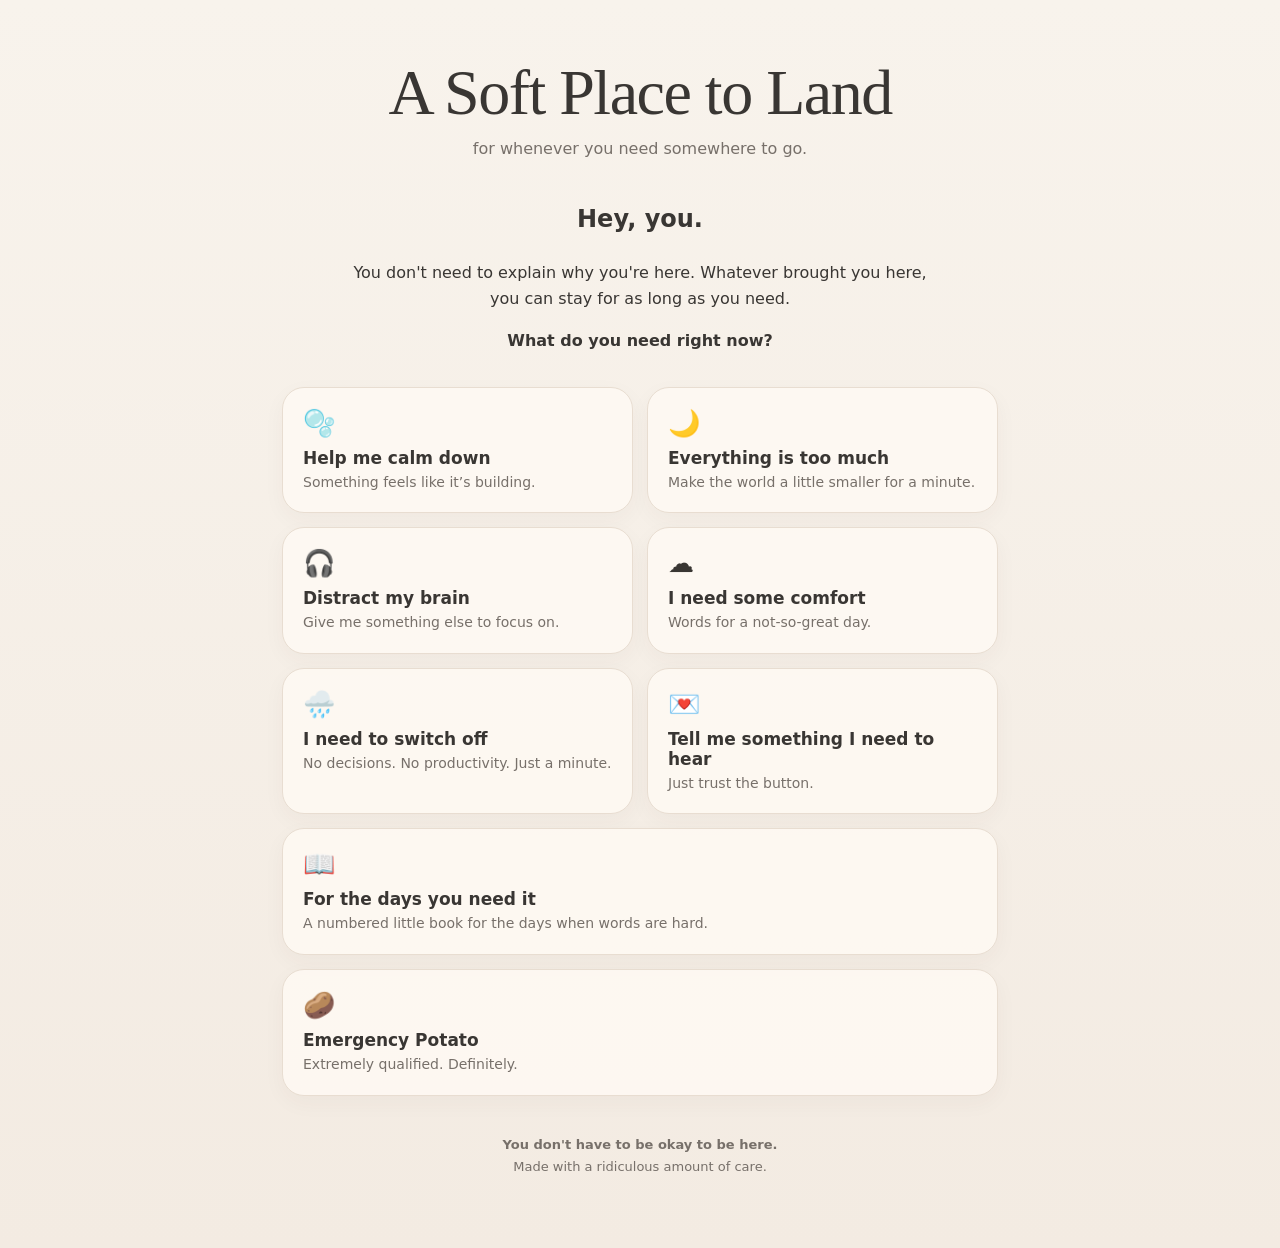
<file: index.html>
<!doctype html><html lang="en"><head><meta charset="utf-8"><meta name="viewport" content="width=device-width,initial-scale=1"><title>A Soft Place to Land</title><link rel="stylesheet" href="css/style.css"></head><body><main class="wrap"><header><h1>A Soft Place to Land</h1><div class="tag">for whenever you need somewhere to go.</div></header><div class="intro"><h2>Hey, you.</h2><p>You don't need to explain why you're here. Whatever brought you here, you can stay for as long as you need.</p><strong>What do you need right now?</strong></div><div class="grid"><a class="card " href="calm.html"><div class="icon">🫧</div><h3>Help me calm down</h3><p>Something feels like it’s building.</p></a><a class="card " href="overwhelmed.html"><div class="icon">🌙</div><h3>Everything is too much</h3><p>Make the world a little smaller for a minute.</p></a><a class="card " href="distract.html"><div class="icon">🎧</div><h3>Distract my brain</h3><p>Give me something else to focus on.</p></a><a class="card " href="comfort.html"><div class="icon">☁️</div><h3>I need some comfort</h3><p>Words for a not-so-great day.</p></a><a class="card " href="switchoff.html"><div class="icon">🌧️</div><h3>I need to switch off</h3><p>No decisions. No productivity. Just a minute.</p></a><a class="card " href="reminder.html"><div class="icon">💌</div><h3>Tell me something I need to hear</h3><p>Just trust the button.</p></a><a class="card full" href="read-me.html"><div class="icon">📖</div><h3>For the days you need it</h3><p>A numbered little book for the days when words are hard.</p></a><a class="card full" href="potato.html"><div class="icon">🥔</div><h3>Emergency Potato</h3><p>Extremely qualified. Definitely.</p></a></div><div class="footer"><b>You don't have to be okay to be here.</b><br>Made with a ridiculous amount of care.</div></main></body></html>
</file>
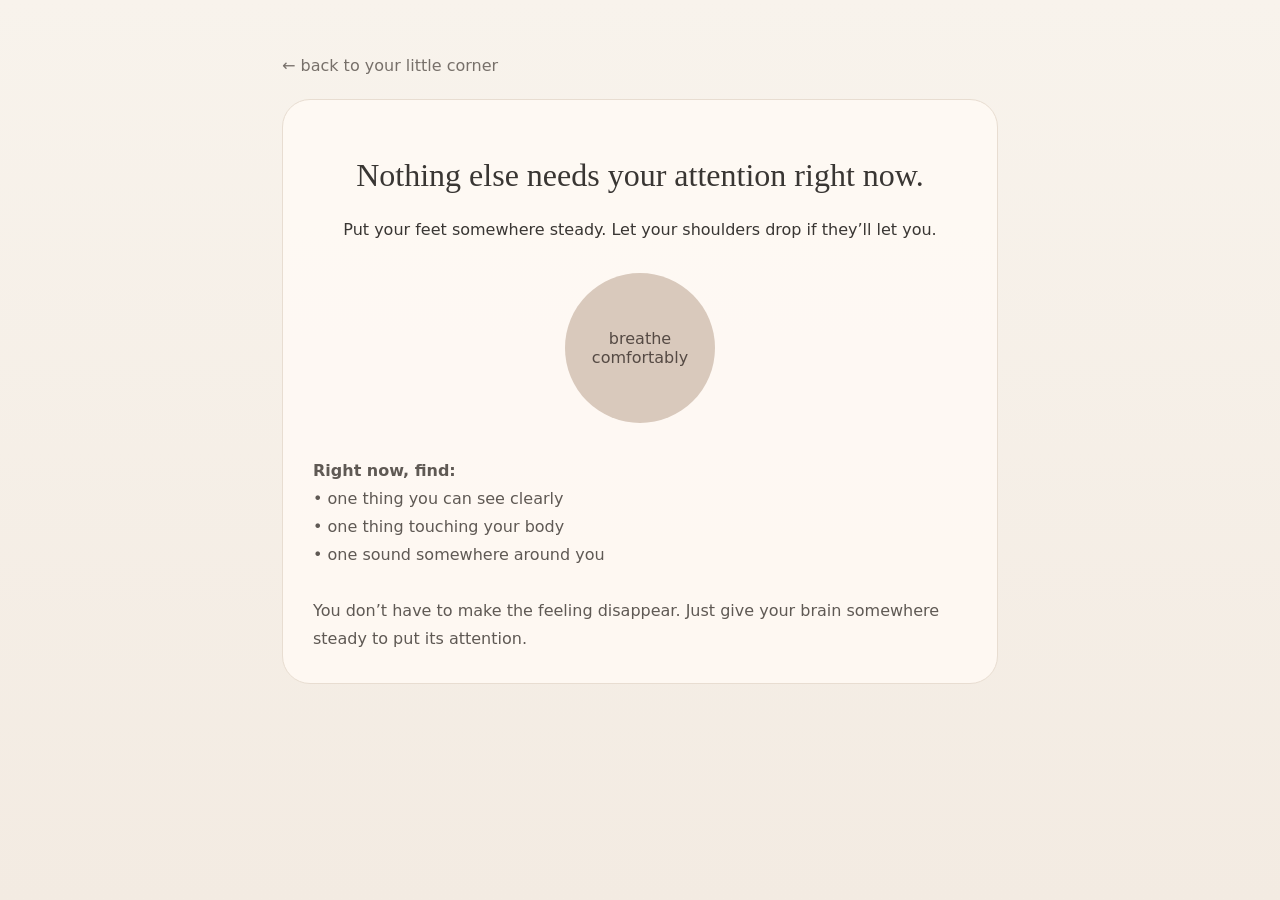
<file: calm.html>
<!doctype html><html lang="en"><head><meta charset="utf-8"><meta name="viewport" content="width=device-width,initial-scale=1"><title>Calm · A Soft Place to Land</title><link rel="stylesheet" href="css/style.css"></head><body><main class="wrap"><a class="back" href="index.html">← back to your little corner</a><div class="panel"><h2>Nothing else needs your attention right now.</h2><p>Put your feet somewhere steady. Let your shoulders drop if they’ll let you.</p><div class="breather">breathe comfortably</div><div class="steps"><b>Right now, find:</b><br>• one thing you can see clearly<br>• one thing touching your body<br>• one sound somewhere around you<br><br>You don’t have to make the feeling disappear. Just give your brain somewhere steady to put its attention.</div></div></main><script src="js/main.js"></script></body></html>
</file>
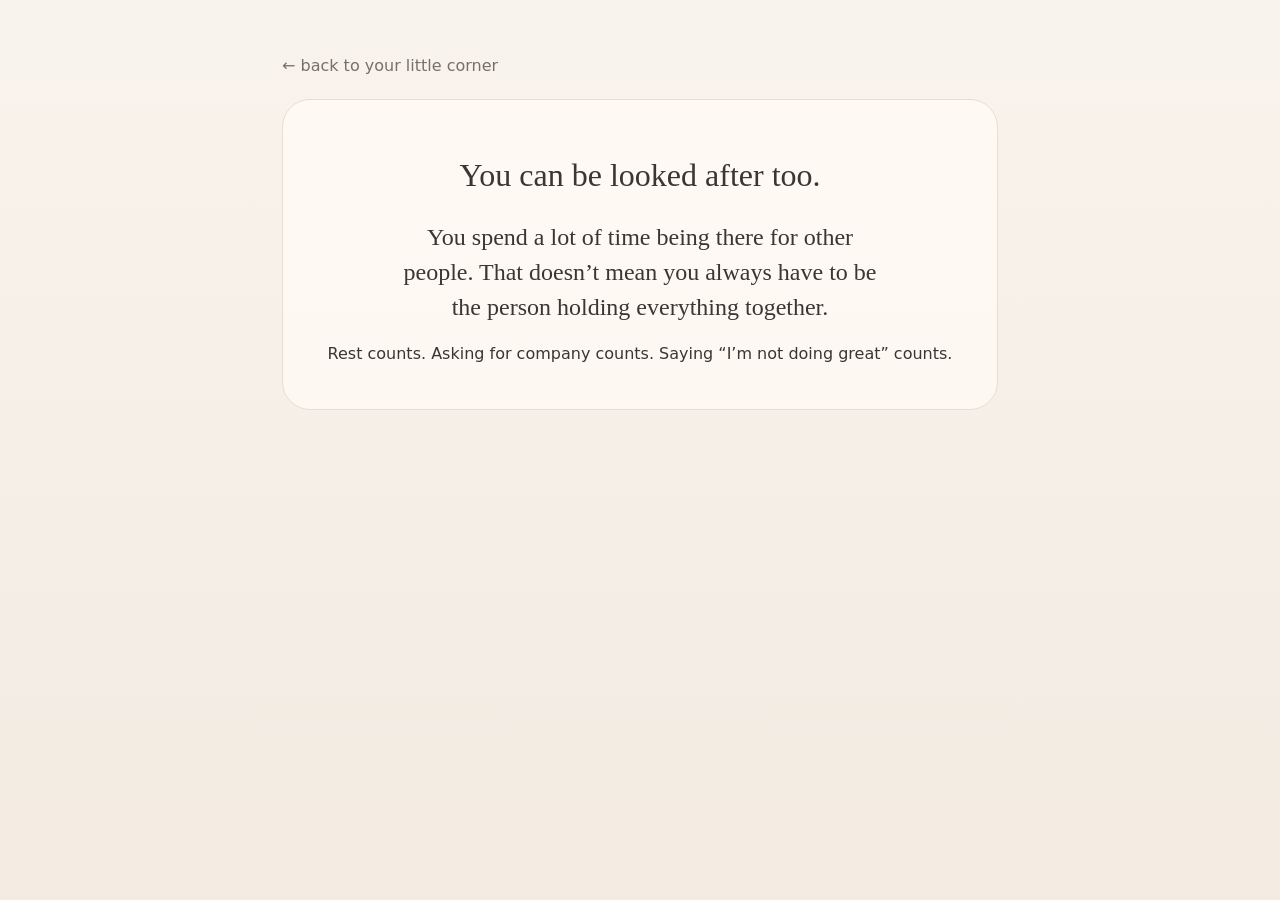
<file: comfort.html>
<!doctype html><html lang="en"><head><meta charset="utf-8"><meta name="viewport" content="width=device-width,initial-scale=1"><title>Comfort · A Soft Place to Land</title><link rel="stylesheet" href="css/style.css"></head><body><main class="wrap"><a class="back" href="index.html">← back to your little corner</a><div class="panel"><h2>You can be looked after too.</h2><p class="quote">You spend a lot of time being there for other people. That doesn’t mean you always have to be the person holding everything together.</p><p>Rest counts. Asking for company counts. Saying “I’m not doing great” counts.</p></div></main><script src="js/main.js"></script></body></html>
</file>
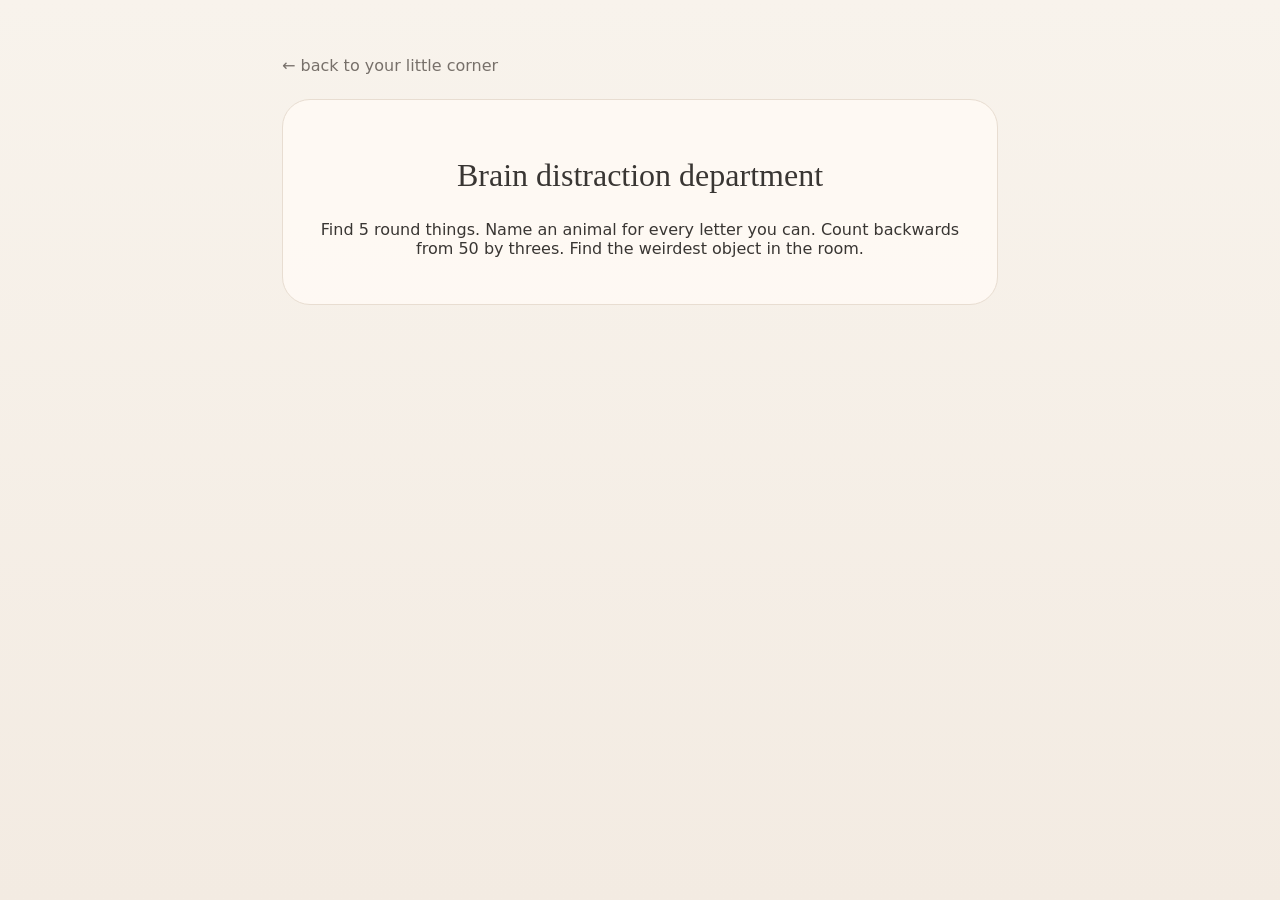
<file: distract.html>
<!doctype html><html lang="en"><head><meta charset="utf-8"><meta name="viewport" content="width=device-width,initial-scale=1"><title>Distract · A Soft Place to Land</title><link rel="stylesheet" href="css/style.css"></head><body><main class="wrap"><a class="back" href="index.html">← back to your little corner</a><div class="panel"><h2>Brain distraction department</h2><p>Find 5 round things. Name an animal for every letter you can. Count backwards from 50 by threes. Find the weirdest object in the room.</p></div></main><script src="js/main.js"></script></body></html>
</file>
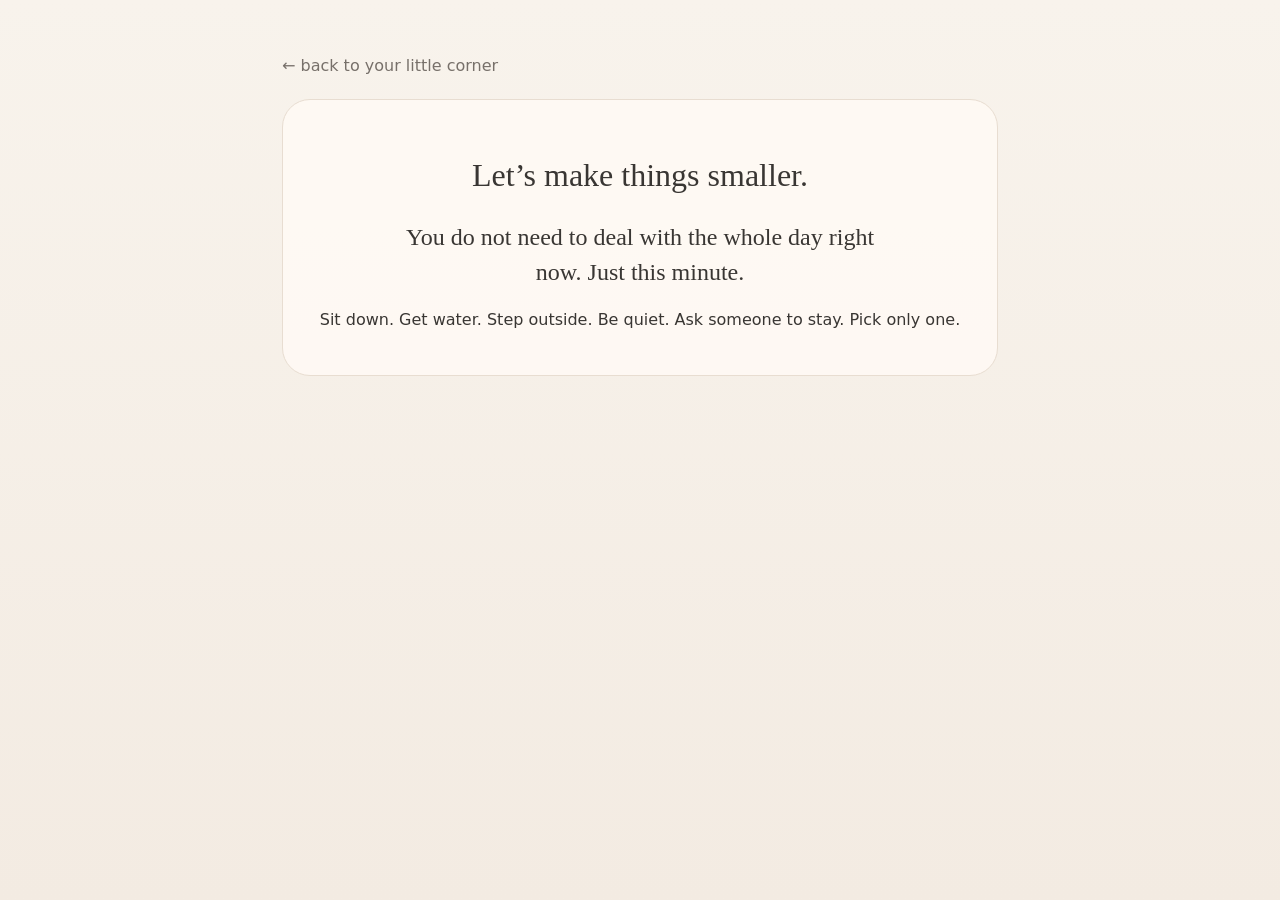
<file: overwhelmed.html>
<!doctype html><html lang="en"><head><meta charset="utf-8"><meta name="viewport" content="width=device-width,initial-scale=1"><title>Overwhelmed · A Soft Place to Land</title><link rel="stylesheet" href="css/style.css"></head><body><main class="wrap"><a class="back" href="index.html">← back to your little corner</a><div class="panel"><h2>Let’s make things smaller.</h2><p class="quote">You do not need to deal with the whole day right now. Just this minute.</p><p>Sit down. Get water. Step outside. Be quiet. Ask someone to stay. Pick only one.</p></div></main><script src="js/main.js"></script></body></html>
</file>
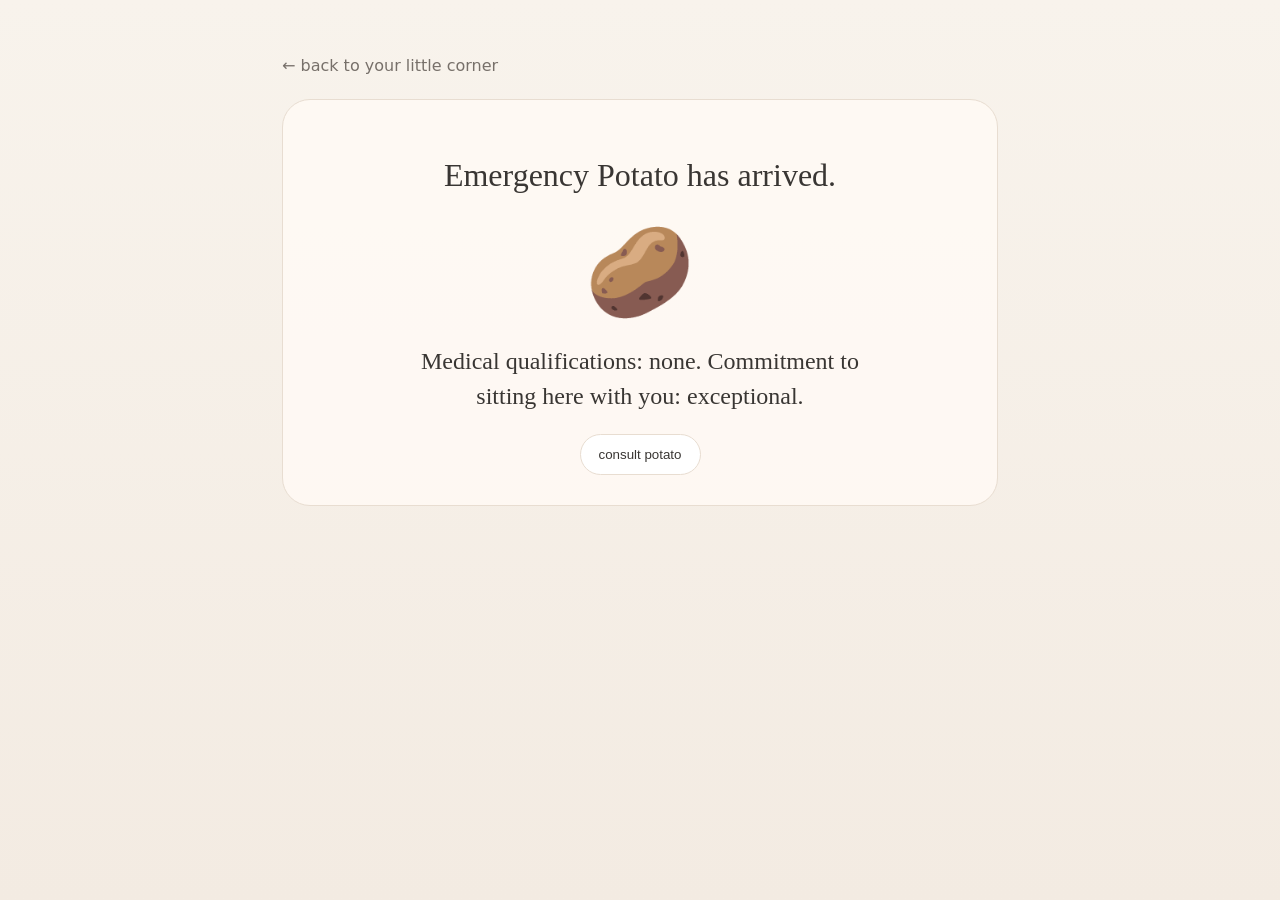
<file: potato.html>
<!doctype html><html lang="en"><head><meta charset="utf-8"><meta name="viewport" content="width=device-width,initial-scale=1"><title>Potato · A Soft Place to Land</title><link rel="stylesheet" href="css/style.css"></head><body><main class="wrap"><a class="back" href="index.html">← back to your little corner</a><div class="panel"><h2>Emergency Potato has arrived.</h2><div class="potato">🥔</div><p id="spud" class="quote">Medical qualifications: none. Commitment to sitting here with you: exceptional.</p><button class="button" onclick="newSpud()">consult potato</button></div></main><script src="js/main.js"></script></body></html>
</file>
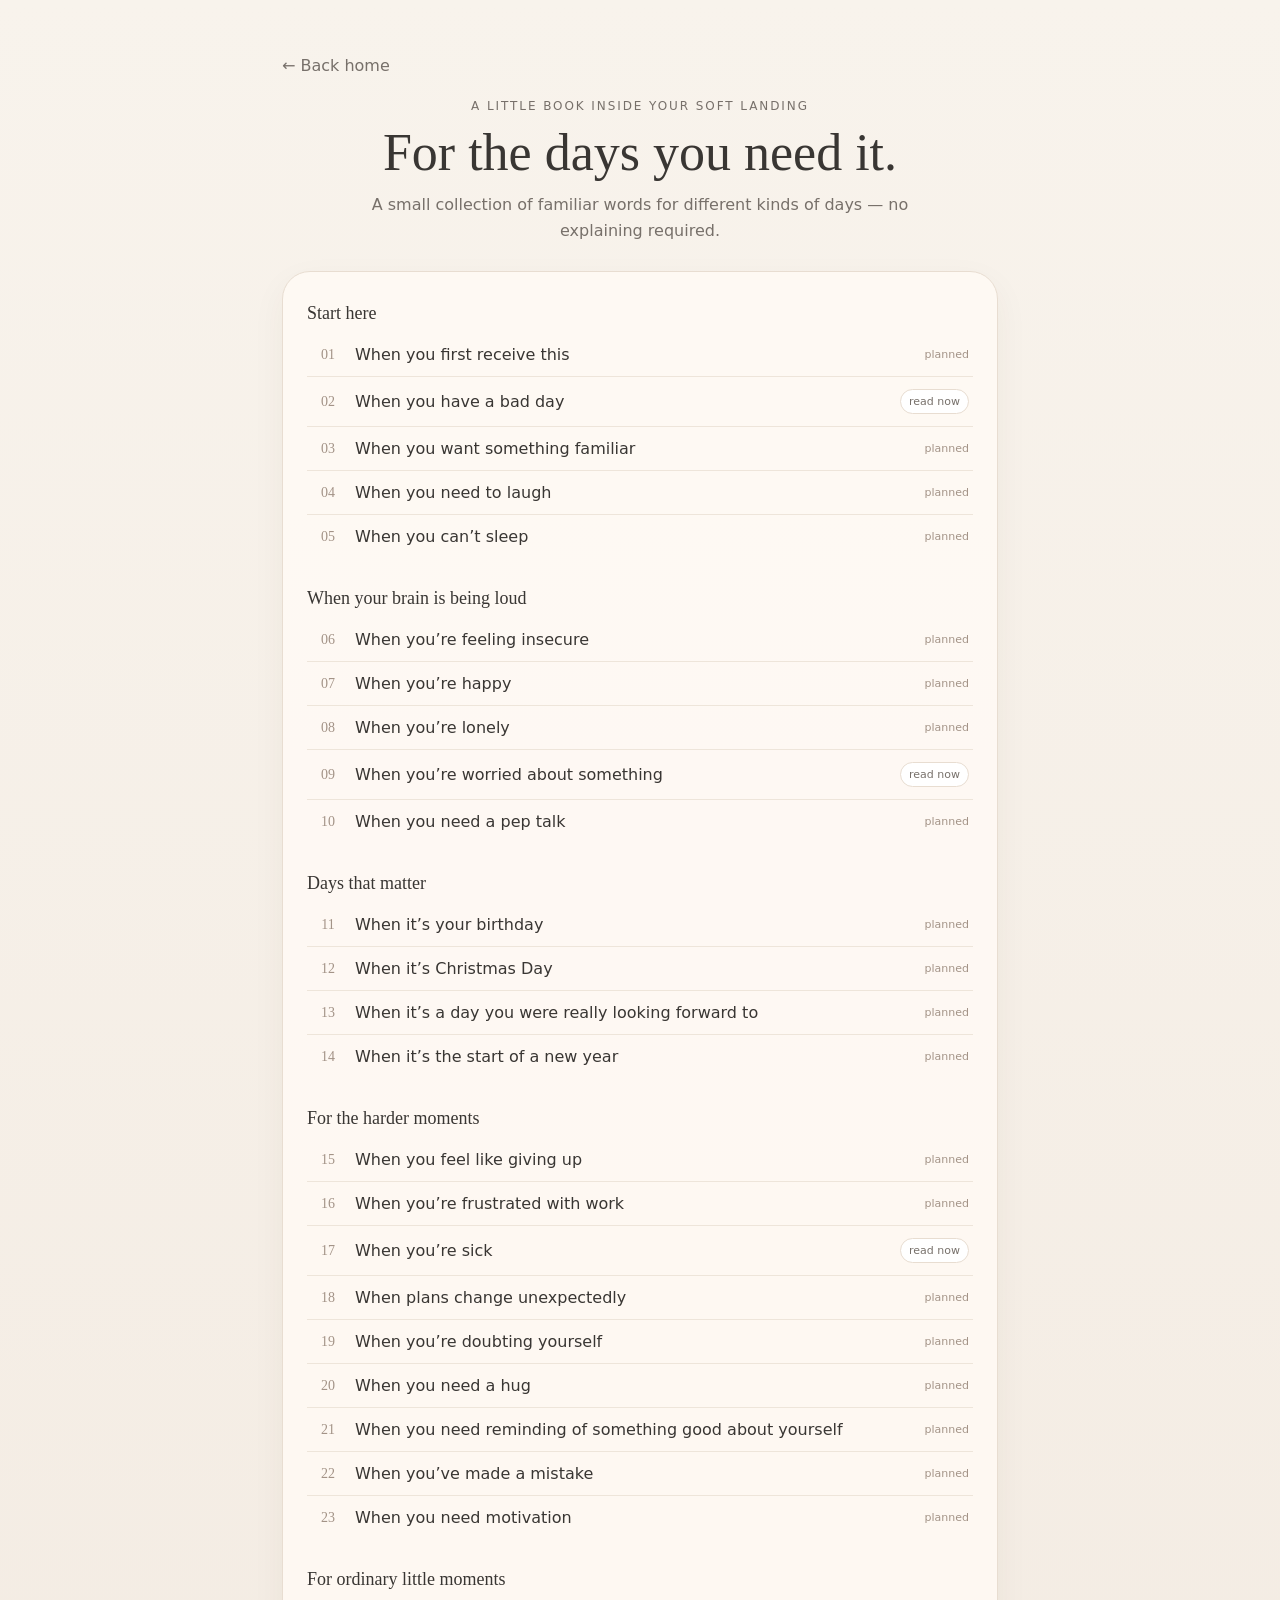
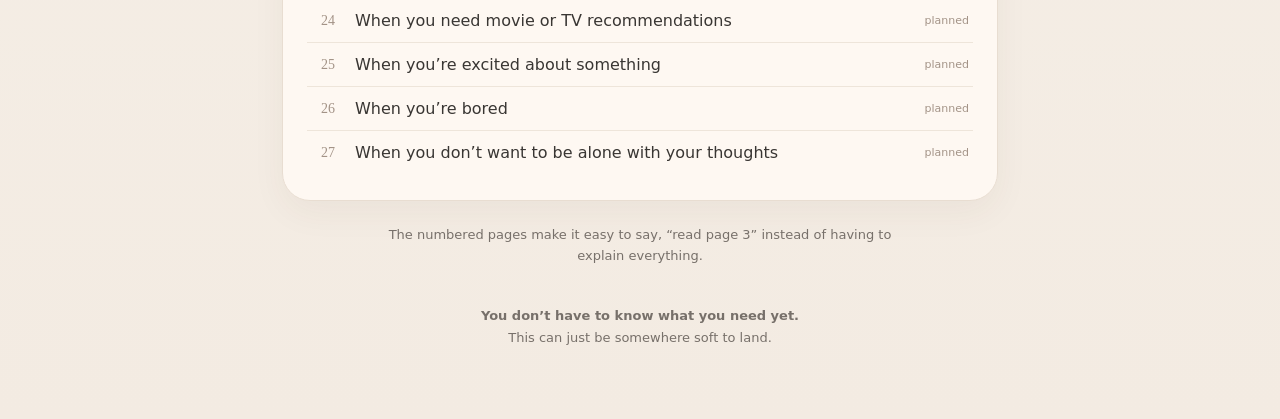
<file: read-me.html>
<!doctype html>
<html lang="en">
<head>
  <meta charset="utf-8">
  <meta name="viewport" content="width=device-width,initial-scale=1">
  <title>For the Days You Need It · A Soft Place to Land</title>
  <link rel="stylesheet" href="css/style.css">
  <style>
    .book-head{max-width:610px;margin:0 auto 28px;text-align:center}
    .book-head .tiny{font-size:12px;letter-spacing:.16em;text-transform:uppercase;color:var(--muted);margin-bottom:10px}
    .book-head h2{font-family:Georgia,serif;font-size:clamp(34px,7vw,52px);font-weight:500;margin:0 0 10px}
    .book-head p{color:var(--muted);line-height:1.6;margin:0 auto;max-width:540px}
    .book{background:rgba(255,250,244,.9);border:1px solid var(--line);border-radius:28px;padding:26px 24px;box-shadow:0 12px 34px rgba(76,58,43,.05)}
    .chapter-label{font-family:Georgia,serif;font-size:18px;margin:25px 0 9px;padding-top:5px}
    .chapter-label:first-child{margin-top:0}
    .read-list{list-style:none;padding:0;margin:0}
    .read-item{display:grid;grid-template-columns:34px 1fr auto;align-items:center;gap:10px;padding:12px 4px;border-bottom:1px solid rgba(232,221,209,.7)}
    .read-item:last-child{border-bottom:0}
    .page-no{font-family:Georgia,serif;color:#a39387;font-size:14px;text-align:center}
    .read-link{color:inherit;text-decoration:none;line-height:1.35}
    .read-link:hover{text-decoration:underline;text-decoration-thickness:1px;text-underline-offset:3px}
    .ready{font-size:11px;border:1px solid var(--line);border-radius:999px;padding:5px 8px;color:var(--muted);background:#fff}
    .planned{font-size:11px;color:#a39387}
    .note{margin:24px auto 0;text-align:center;color:var(--muted);font-size:13px;line-height:1.6;max-width:520px}
    @media(max-width:600px){.book{padding:20px 16px}.read-item{grid-template-columns:29px 1fr auto}.ready{display:none}}
  </style>
</head>
<body>
  <main class="wrap">
    <a class="back" href="index.html">← Back home</a>

    <section class="book-head">
      <div class="tiny">a little book inside your soft landing</div>
      <h2>For the days you need it.</h2>
      <p>A small collection of familiar words for different kinds of days — no explaining required.</p>
    </section>

    <section class="book" aria-label="For the days you need it table of contents">
      <div class="chapter-label">Start here</div>
      <ol class="read-list">
        <li class="read-item"><span class="page-no">01</span><span>When you first receive this</span><span class="planned">planned</span></li>
        <li class="read-item"><span class="page-no">02</span><a class="read-link" href="open-when/rough-day.html">When you have a bad day</a><span class="ready">read now</span></li>
        <li class="read-item"><span class="page-no">03</span><span>When you want something familiar</span><span class="planned">planned</span></li>
        <li class="read-item"><span class="page-no">04</span><span>When you need to laugh</span><span class="planned">planned</span></li>
        <li class="read-item"><span class="page-no">05</span><span>When you can’t sleep</span><span class="planned">planned</span></li>
      </ol>

      <div class="chapter-label">When your brain is being loud</div>
      <ol class="read-list" start="6">
        <li class="read-item"><span class="page-no">06</span><span>When you’re feeling insecure</span><span class="planned">planned</span></li>
        <li class="read-item"><span class="page-no">07</span><span>When you’re happy</span><span class="planned">planned</span></li>
        <li class="read-item"><span class="page-no">08</span><span>When you’re lonely</span><span class="planned">planned</span></li>
        <li class="read-item"><span class="page-no">09</span><a class="read-link" href="open-when/panic.html">When you’re worried about something</a><span class="ready">read now</span></li>
        <li class="read-item"><span class="page-no">10</span><span>When you need a pep talk</span><span class="planned">planned</span></li>
      </ol>

      <div class="chapter-label">Days that matter</div>
      <ol class="read-list" start="11">
        <li class="read-item"><span class="page-no">11</span><span>When it’s your birthday</span><span class="planned">planned</span></li>
        <li class="read-item"><span class="page-no">12</span><span>When it’s Christmas Day</span><span class="planned">planned</span></li>
        <li class="read-item"><span class="page-no">13</span><span>When it’s a day you were really looking forward to</span><span class="planned">planned</span></li>
        <li class="read-item"><span class="page-no">14</span><span>When it’s the start of a new year</span><span class="planned">planned</span></li>
      </ol>

      <div class="chapter-label">For the harder moments</div>
      <ol class="read-list" start="15">
        <li class="read-item"><span class="page-no">15</span><span>When you feel like giving up</span><span class="planned">planned</span></li>
        <li class="read-item"><span class="page-no">16</span><span>When you’re frustrated with work</span><span class="planned">planned</span></li>
        <li class="read-item"><span class="page-no">17</span><a class="read-link" href="open-when/sick.html">When you’re sick</a><span class="ready">read now</span></li>
        <li class="read-item"><span class="page-no">18</span><span>When plans change unexpectedly</span><span class="planned">planned</span></li>
        <li class="read-item"><span class="page-no">19</span><span>When you’re doubting yourself</span><span class="planned">planned</span></li>
        <li class="read-item"><span class="page-no">20</span><span>When you need a hug</span><span class="planned">planned</span></li>
        <li class="read-item"><span class="page-no">21</span><span>When you need reminding of something good about yourself</span><span class="planned">planned</span></li>
        <li class="read-item"><span class="page-no">22</span><span>When you’ve made a mistake</span><span class="planned">planned</span></li>
        <li class="read-item"><span class="page-no">23</span><span>When you need motivation</span><span class="planned">planned</span></li>
      </ol>

      <div class="chapter-label">For ordinary little moments</div>
      <ol class="read-list" start="24">
        <li class="read-item"><span class="page-no">24</span><span>When you need movie or TV recommendations</span><span class="planned">planned</span></li>
        <li class="read-item"><span class="page-no">25</span><span>When you’re excited about something</span><span class="planned">planned</span></li>
        <li class="read-item"><span class="page-no">26</span><span>When you’re bored</span><span class="planned">planned</span></li>
        <li class="read-item"><span class="page-no">27</span><span>When you don’t want to be alone with your thoughts</span><span class="planned">planned</span></li>
      </ol>
    </section>

    <p class="note">The numbered pages make it easy to say, “read page 3” instead of having to explain everything.</p>
    <div class="footer"><b>You don’t have to know what you need yet.</b><br>This can just be somewhere soft to land.</div>
  </main>
</body>
</html>
</file>
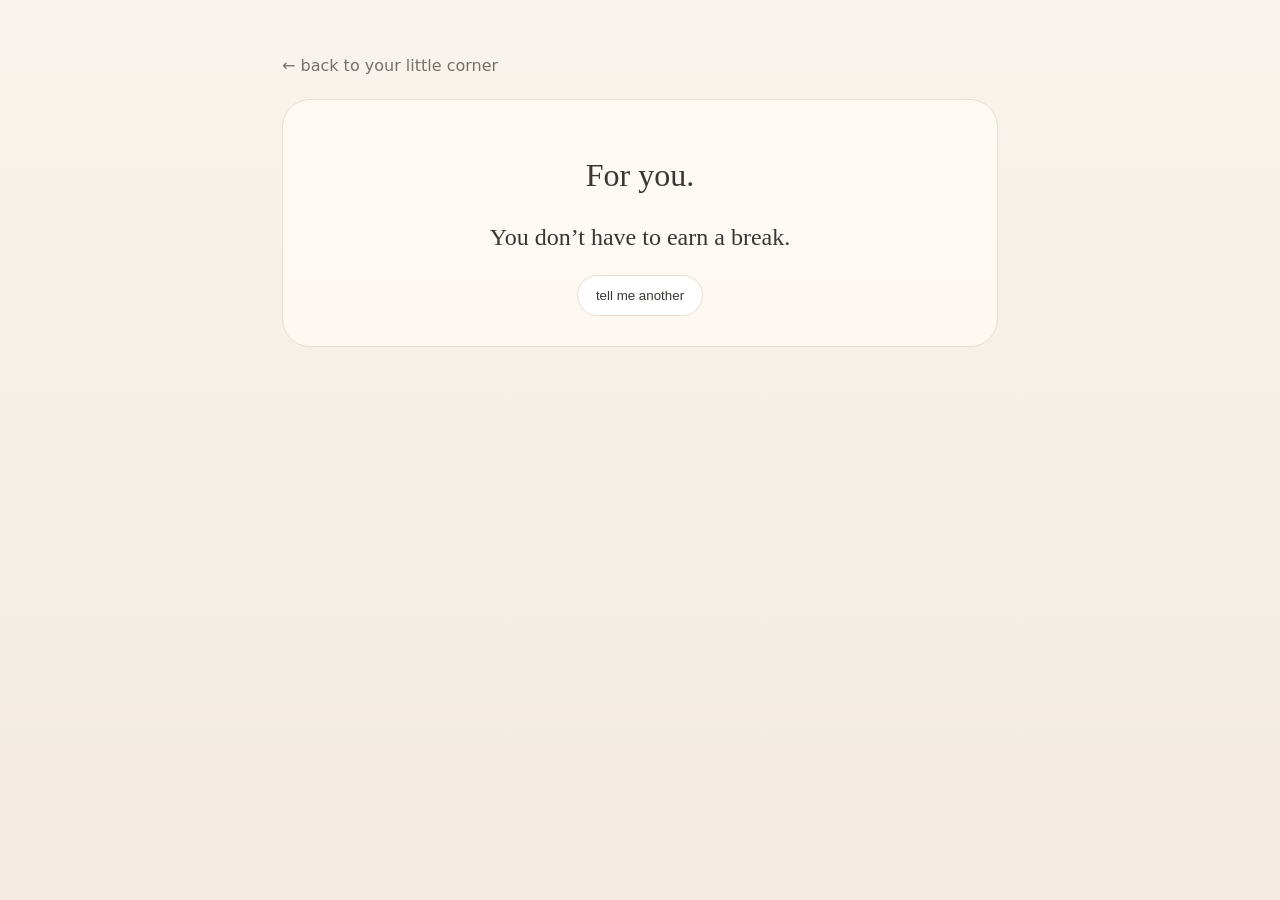
<file: reminder.html>
<!doctype html><html lang="en"><head><meta charset="utf-8"><meta name="viewport" content="width=device-width,initial-scale=1"><title>Reminder · A Soft Place to Land</title><link rel="stylesheet" href="css/style.css"></head><body><main class="wrap"><a class="back" href="index.html">← back to your little corner</a><div class="panel"><h2>For you.</h2><p id="message" class="quote">You don’t have to earn a break.</p><button class="button" onclick="newMessage()">tell me another</button></div></main><script src="js/main.js"></script></body></html>
</file>
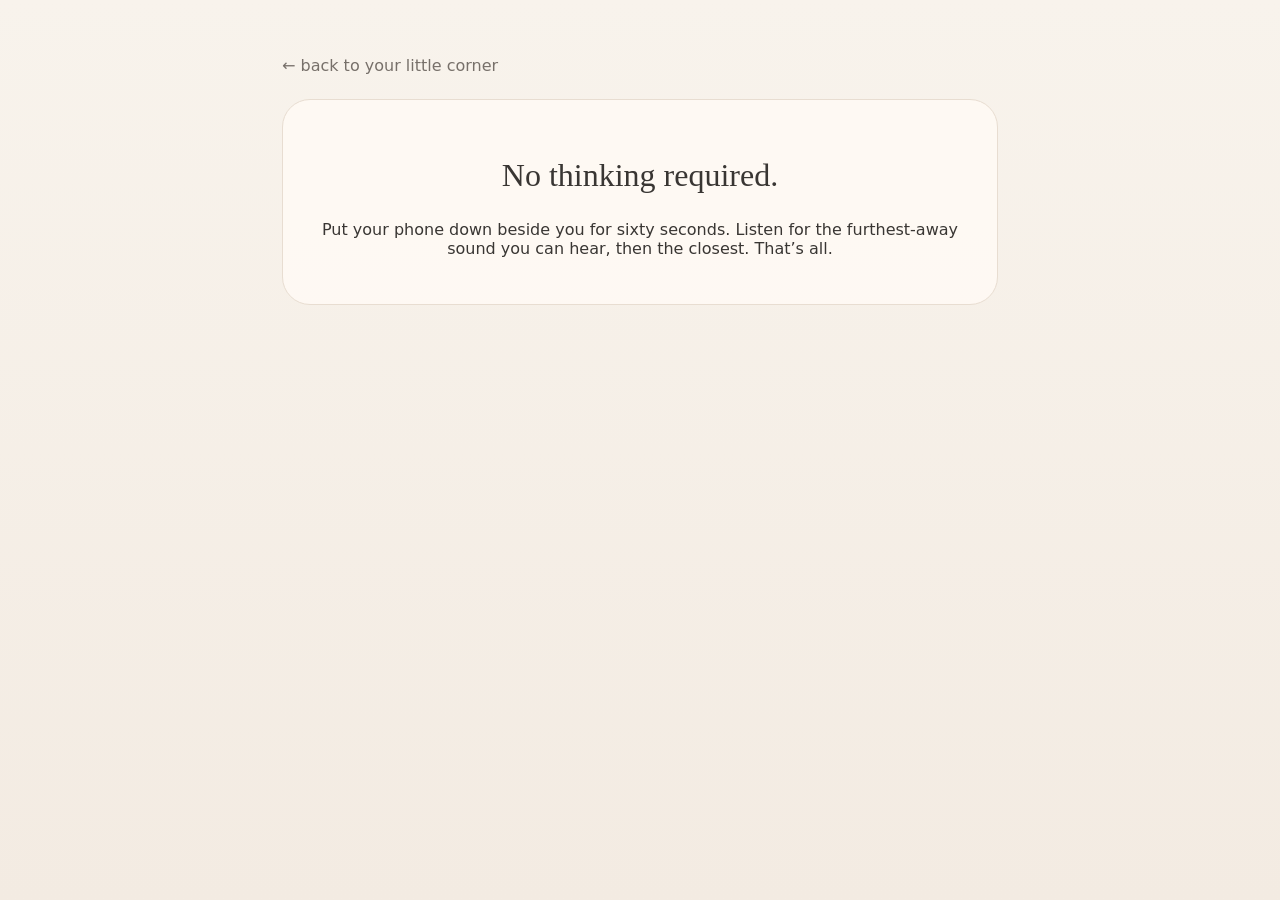
<file: switchoff.html>
<!doctype html><html lang="en"><head><meta charset="utf-8"><meta name="viewport" content="width=device-width,initial-scale=1"><title>Switchoff · A Soft Place to Land</title><link rel="stylesheet" href="css/style.css"></head><body><main class="wrap"><a class="back" href="index.html">← back to your little corner</a><div class="panel"><h2>No thinking required.</h2><p>Put your phone down beside you for sixty seconds. Listen for the furthest-away sound you can hear, then the closest. That’s all.</p></div></main><script src="js/main.js"></script></body></html>
</file>
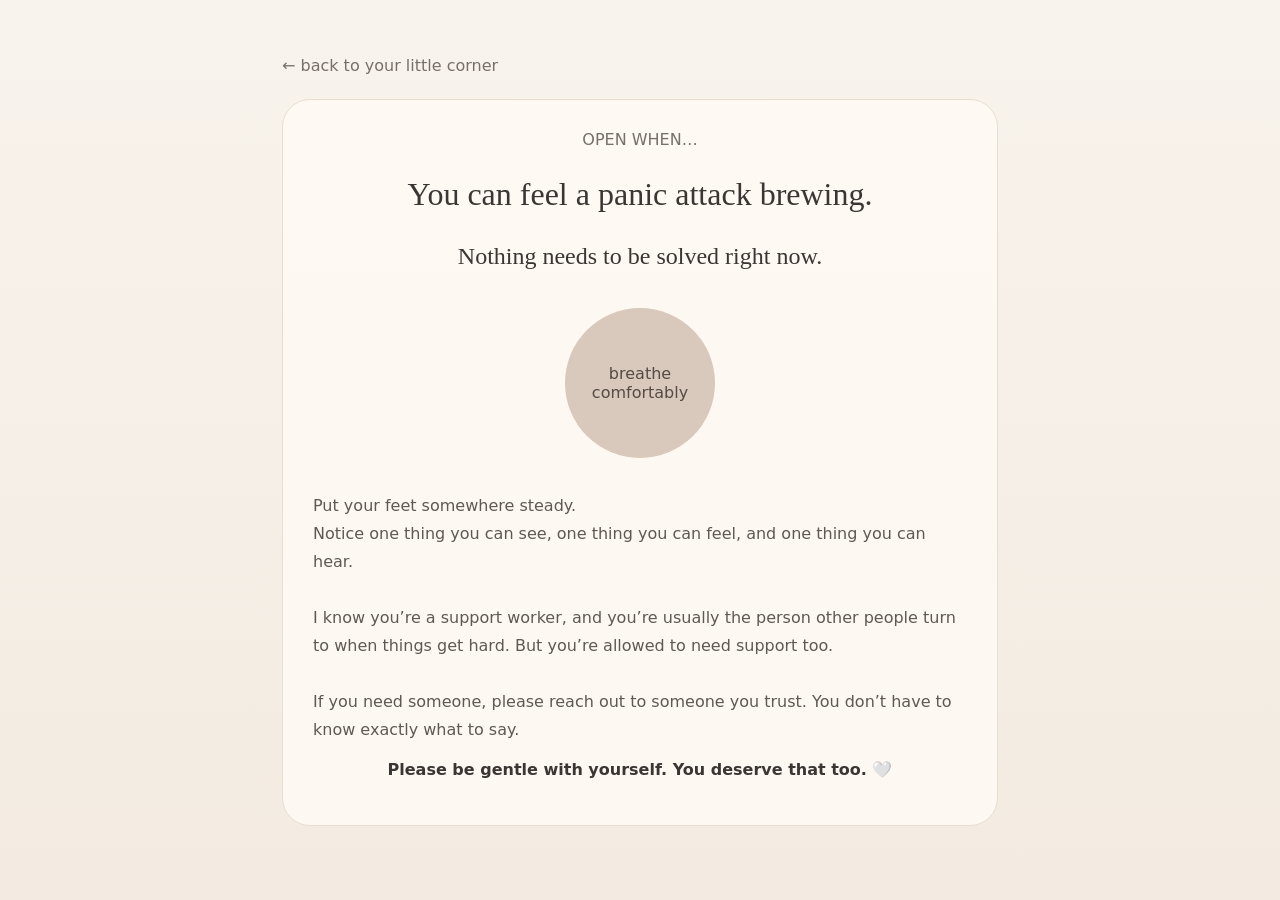
<file: open-when/panic.html>
<!doctype html><html lang="en"><head><meta charset="utf-8"><meta name="viewport" content="width=device-width,initial-scale=1"><title>Open when panic is brewing · A Soft Place to Land</title><link rel="stylesheet" href="../css/style.css"></head><body><main class="wrap"><a class="back" href="../index.html">← back to your little corner</a><div class="panel"><div class="muted">OPEN WHEN…</div><h2>You can feel a panic attack brewing.</h2><p class="quote">Nothing needs to be solved right now.</p><div class="breather">breathe comfortably</div><div class="steps">Put your feet somewhere steady.<br>Notice one thing you can see, one thing you can feel, and one thing you can hear.<br><br>I know you’re a support worker, and you’re usually the person other people turn to when things get hard. But you’re allowed to need support too.<br><br>If you need someone, please reach out to someone you trust. You don’t have to know exactly what to say.</div><p><b>Please be gentle with yourself. You deserve that too. 🤍</b></p></div></main><script src="../js/main.js"></script></body></html>
</file>
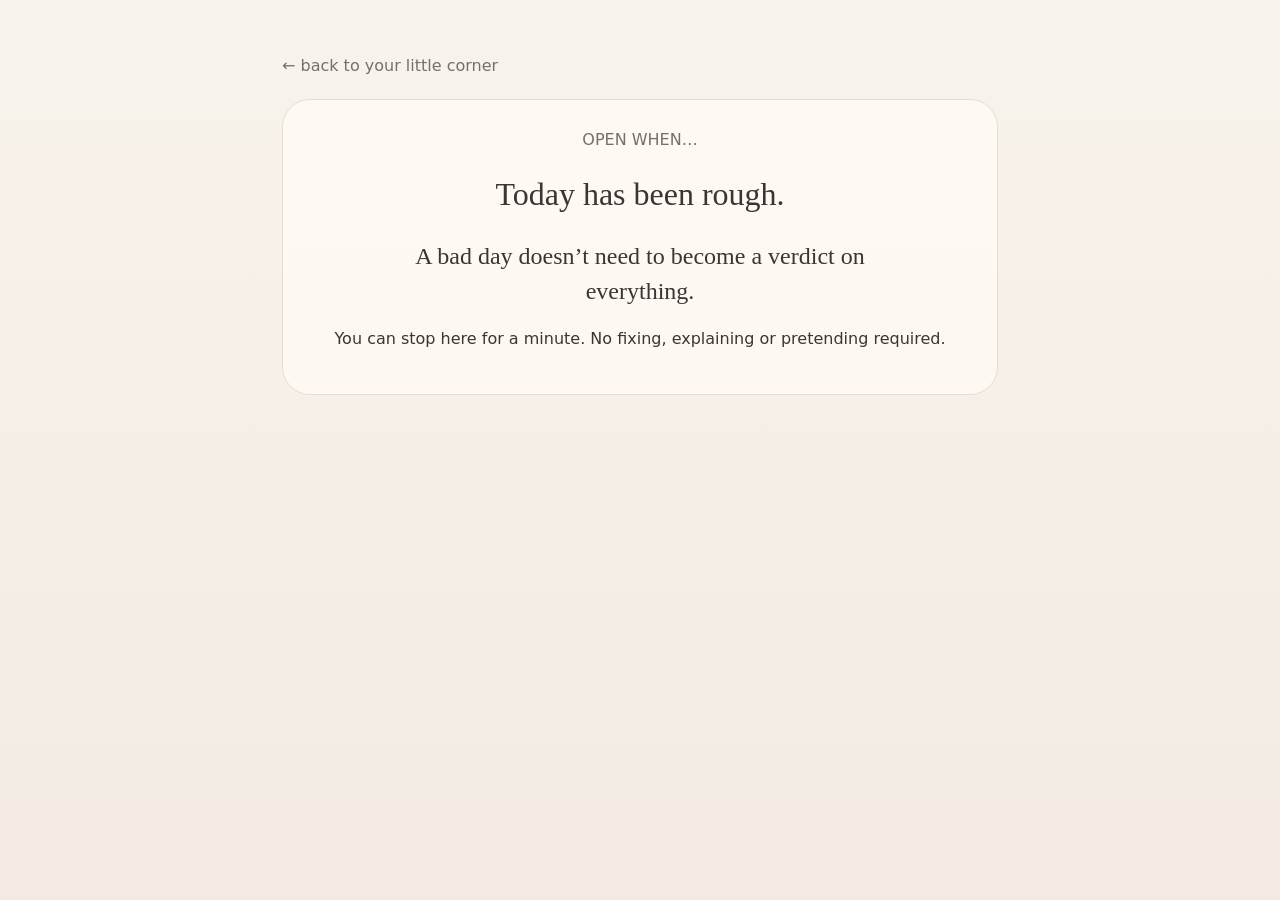
<file: open-when/rough-day.html>
<!doctype html><html lang="en"><head><meta charset="utf-8"><meta name="viewport" content="width=device-width,initial-scale=1"><title>Open after a rough day · A Soft Place to Land</title><link rel="stylesheet" href="../css/style.css"></head><body><main class="wrap"><a class="back" href="../index.html">← back to your little corner</a><div class="panel"><div class="muted">OPEN WHEN…</div><h2>Today has been rough.</h2><p class="quote">A bad day doesn’t need to become a verdict on everything.</p><p>You can stop here for a minute. No fixing, explaining or pretending required.</p></div></main><script src="../js/main.js"></script></body></html>
</file>
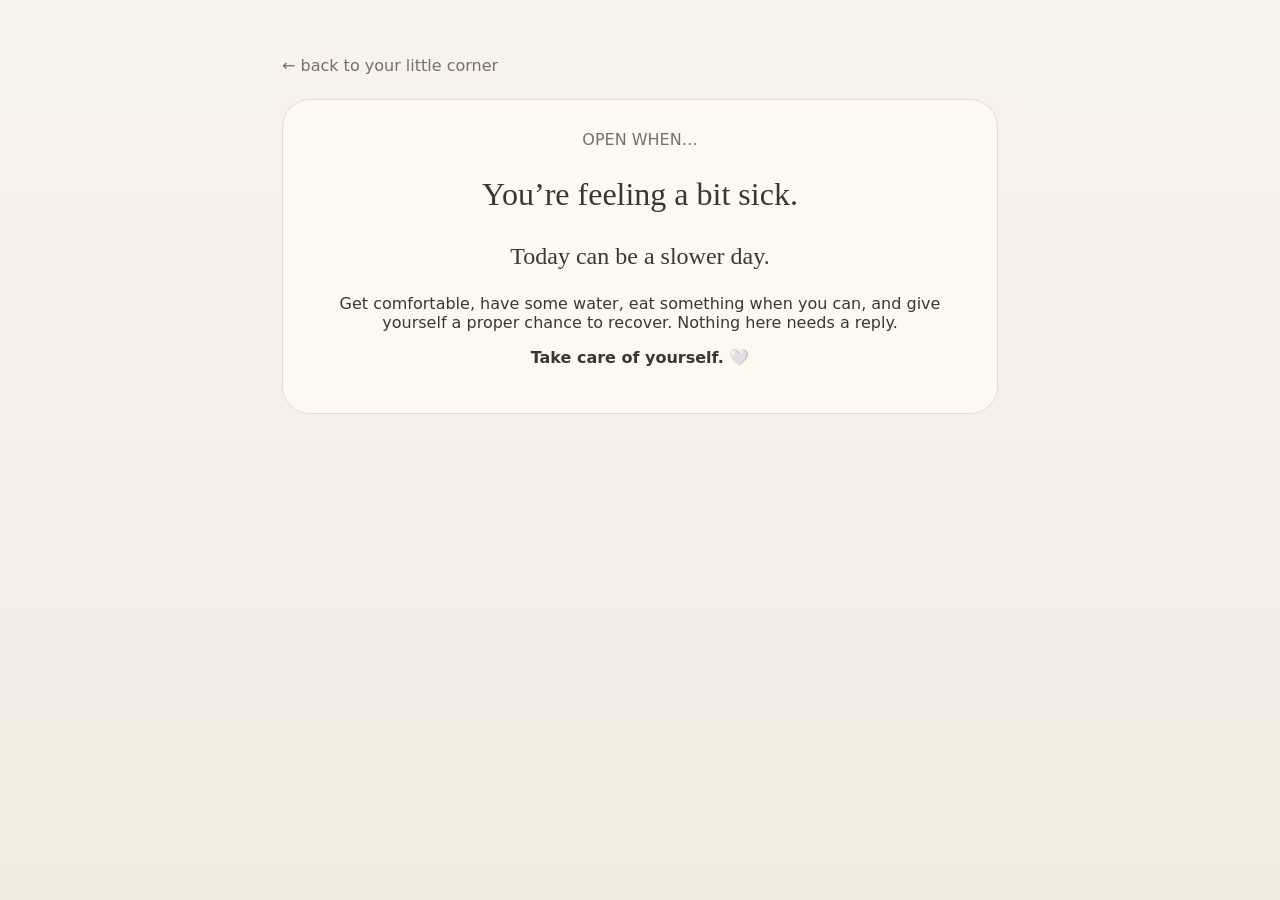
<file: open-when/sick.html>
<!doctype html><html lang="en"><head><meta charset="utf-8"><meta name="viewport" content="width=device-width,initial-scale=1"><title>Open when you feel sick · A Soft Place to Land</title><link rel="stylesheet" href="../css/style.css"></head><body><main class="wrap"><a class="back" href="../index.html">← back to your little corner</a><div class="panel"><div class="muted">OPEN WHEN…</div><h2>You’re feeling a bit sick.</h2><p class="quote">Today can be a slower day.</p><p>Get comfortable, have some water, eat something when you can, and give yourself a proper chance to recover. Nothing here needs a reply.</p><p><b>Take care of yourself. 🤍</b></p></div></main><script src="../js/main.js"></script></body></html>
</file>
<file: css/style.css>
:root{--bg:#f7f1e8;--ink:#393633;--muted:#77706a;--card:#fffaf4;--line:#e8ddd1;--accent:#a78473}*{box-sizing:border-box}body{margin:0;font-family:ui-rounded,"SF Pro Rounded",system-ui,-apple-system,sans-serif;background:linear-gradient(#f8f3ec,#f3ebe2);color:var(--ink);min-height:100vh}.wrap{max-width:760px;margin:auto;padding:56px 22px 70px}header{text-align:center;margin-bottom:42px}h1{font-family:Georgia,serif;font-weight:500;font-size:clamp(38px,7vw,64px);margin:0 0 9px;letter-spacing:-1.5px}.tag,.muted{color:var(--muted)}.intro{max-width:600px;margin:0 auto 32px;text-align:center;line-height:1.65}.grid{display:grid;grid-template-columns:1fr 1fr;gap:14px}.card{display:block;text-decoration:none;color:inherit;border:1px solid var(--line);background:rgba(255,250,244,.82);border-radius:22px;padding:20px;transition:.18s;box-shadow:0 7px 22px rgba(76,58,43,.04)}.card:hover{transform:translateY(-2px);box-shadow:0 10px 26px rgba(76,58,43,.08)}.icon{font-size:26px}.card h3{margin:10px 0 5px;font-size:17px}.card p{margin:0;color:var(--muted);font-size:14px;line-height:1.4}.full{grid-column:1/-1}.footer{text-align:center;color:var(--muted);margin-top:38px;font-size:13px;line-height:1.7}.back{text-decoration:none;color:var(--muted);display:inline-block;margin-bottom:24px}.panel{background:rgba(255,250,244,.9);border:1px solid var(--line);border-radius:28px;padding:30px;text-align:center}.panel h2{font-family:Georgia,serif;font-size:32px;font-weight:500}.quote{font-family:Georgia,serif;font-size:24px;line-height:1.45;margin:20px auto;max-width:500px}.steps{text-align:left;line-height:1.75;color:#5f5954}.button{border:1px solid var(--line);background:white;border-radius:999px;padding:12px 18px;cursor:pointer;color:var(--ink)}.breather{width:150px;height:150px;border-radius:50%;margin:34px auto;background:#d9c9bc;display:grid;place-items:center;color:#554a44;animation:breathe 8s ease-in-out infinite}@keyframes breathe{0%,100%{transform:scale(.75);opacity:.7}50%{transform:scale(1.1);opacity:1}}.potato{font-size:88px;margin:18px}@media(max-width:600px){.grid{grid-template-columns:1fr}.full{grid-column:auto}.wrap{padding-top:38px}}
</file>
